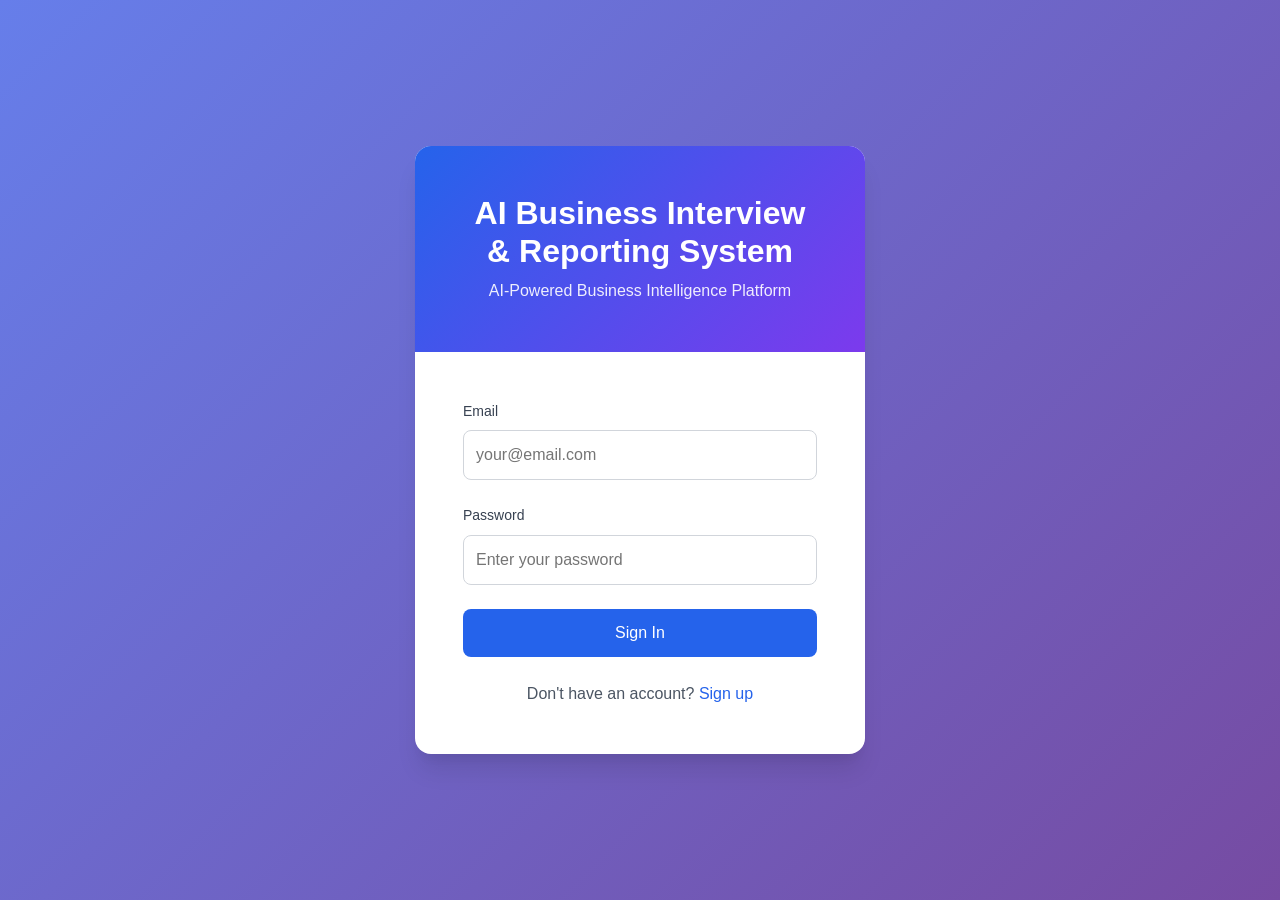
<file: static/index.html>
<!DOCTYPE html>
<html lang="en">
<head>
    <meta charset="UTF-8">
    <meta name="viewport" content="width=device-width, initial-scale=1.0">
    <title>AI Business Interview & Reporting System</title>
    <link rel="stylesheet" href="/static/css/main.css">
    <link rel="stylesheet" href="/static/css/components.css">
    <link rel="stylesheet" href="/static/css/responsive.css">
    <style>
        /* Landing page specific styles */
        .landing-page {
            min-height: 100vh;
            display: flex;
            align-items: center;
            justify-content: center;
            background: linear-gradient(135deg, #667eea 0%, #764ba2 100%);
            padding: var(--spacing-lg);
        }

        .auth-container {
            background: white;
            border-radius: var(--radius-xl);
            box-shadow: var(--shadow-xl);
            width: 100%;
            max-width: 450px;
            overflow: hidden;
            position: relative;
        }

        .auth-header {
            background: linear-gradient(135deg, #2563eb 0%, #7c3aed 100%);
            color: white;
            padding: var(--spacing-2xl);
            text-align: center;
        }

        .auth-header h1 {
            color: white;
            margin-bottom: var(--spacing-sm);
            font-size: 2rem;
        }

        .auth-header p {
            color: rgba(255, 255, 255, 0.9);
            margin: 0;
        }

        .auth-forms {
            padding: var(--spacing-2xl);
        }

        .auth-form {
            display: none;
        }

        .auth-form.active {
            display: block;
        }

        .auth-form.show-signup .login-form {
            display: none;
        }

        .auth-form.show-signup .signup-form {
            display: block;
        }

        .auth-toggle {
            text-align: center;
            margin-top: var(--spacing-lg);
            color: var(--gray-600);
        }

        .auth-toggle a {
            color: var(--primary-blue);
            font-weight: 500;
            cursor: pointer;
        }

        .form-group {
            margin-bottom: var(--spacing-lg);
        }

        .password-strength {
            margin-top: var(--spacing-xs);
            font-size: 0.75rem;
            color: var(--gray-500);
        }

        .password-strength.weak {
            color: var(--error);
        }

        .password-strength.medium {
            color: var(--warning);
        }

        .password-strength.strong {
            color: var(--success);
        }

        @media (max-width: 640px) {
            .landing-page {
                padding: var(--spacing-md);
            }

            .auth-container {
                border-radius: var(--radius-lg);
            }

            .auth-header {
                padding: var(--spacing-xl);
            }

            .auth-header h1 {
                font-size: 1.75rem;
            }

            .auth-forms {
                padding: var(--spacing-xl);
            }
        }
    </style>
</head>
<body>
    <div class="landing-page">
        <div class="auth-container" id="auth-container">
            <div class="auth-header">
                <h1>AI Business Interview & Reporting System</h1>
                <p>AI-Powered Business Intelligence Platform</p>
            </div>
            
            <div class="auth-forms">
                <!-- Login Form -->
                <form id="login-form" class="auth-form active">
                    <div class="form-group">
                        <label for="login-email" class="form-label">Email</label>
                        <input 
                            type="email" 
                            id="login-email" 
                            class="form-input" 
                            placeholder="your@email.com"
                            required
                            autocomplete="email"
                        >
                    </div>
                    
                    <div class="form-group">
                        <label for="login-password" class="form-label">Password</label>
                        <input 
                            type="password" 
                            id="login-password" 
                            class="form-input" 
                            placeholder="Enter your password"
                            required
                            autocomplete="current-password"
                        >
                    </div>
                    
                    <button type="submit" class="btn btn-primary btn-full">
                        Sign In
                    </button>
                    
                    <div class="auth-toggle">
                        Don't have an account? <a href="#" class="auth-toggle-link" data-form="signup">Sign up</a>
                    </div>
                </form>
                
                <!-- Signup Form -->
                <form id="signup-form" class="auth-form">
                    <div class="form-group">
                        <label for="signup-name" class="form-label">Full Name *</label>
                        <input 
                            type="text" 
                            id="signup-name" 
                            class="form-input" 
                            placeholder="John Doe"
                            required
                            autocomplete="name"
                        >
                    </div>
                    
                    <div class="form-group">
                        <label for="signup-email" class="form-label">Email *</label>
                        <input 
                            type="email" 
                            id="signup-email" 
                            class="form-input" 
                            placeholder="your@email.com"
                            required
                            autocomplete="email"
                        >
                    </div>
                    
                    <div class="form-group">
                        <label for="signup-password" class="form-label">Password *</label>
                        <input 
                            type="password" 
                            id="signup-password" 
                            class="form-input" 
                            placeholder="At least 6 characters, 1 digit, 1 uppercase"
                            required
                            autocomplete="new-password"
                        >
                        <div id="password-strength" class="password-strength"></div>
                    </div>
                    
                    <div class="form-group">
                        <label for="signup-position" class="form-label">Position</label>
                        <input 
                            type="text" 
                            id="signup-position" 
                            class="form-input" 
                            placeholder="CEO, Manager, etc."
                            autocomplete="organization-title"
                        >
                    </div>
                    
                    <div class="form-group">
                        <label for="signup-company" class="form-label">Company</label>
                        <input 
                            type="text" 
                            id="signup-company" 
                            class="form-input" 
                            placeholder="Your Company Name"
                            autocomplete="organization"
                        >
                    </div>
                    
                    <div class="form-group">
                        <label for="signup-website" class="form-label">Website URL</label>
                        <input 
                            type="url" 
                            id="signup-website" 
                            class="form-input" 
                            placeholder="https://example.com"
                            autocomplete="url"
                        >
                    </div>
                    
                    <button type="submit" class="btn btn-primary btn-full">
                        Create Account
                    </button>
                    
                    <div class="auth-toggle">
                        Already have an account? <a href="#" class="auth-toggle-link" data-form="login">Sign in</a>
                    </div>
                </form>
            </div>
        </div>
    </div>

    <!-- Scripts -->
    <script src="/static/js/utils.js"></script>
    <script src="/static/js/api.js"></script>
    <script src="/static/js/auth.js"></script>
    
    <script>
        // Toggle between login and signup forms
        document.querySelectorAll('.auth-toggle-link').forEach(link => {
            link.addEventListener('click', (e) => {
                e.preventDefault();
                const formType = e.target.dataset.form;
                const container = document.getElementById('auth-container');
                const loginForm = document.getElementById('login-form');
                const signupForm = document.getElementById('signup-form');
                
                if (formType === 'signup') {
                    loginForm.classList.remove('active');
                    signupForm.classList.add('active');
                } else {
                    signupForm.classList.remove('active');
                    loginForm.classList.add('active');
                }
            });
        });

        // Password strength indicator
        const passwordInput = document.getElementById('signup-password');
        const strengthIndicator = document.getElementById('password-strength');
        
        if (passwordInput && strengthIndicator) {
            passwordInput.addEventListener('input', (e) => {
                const password = e.target.value;
                if (password.length === 0) {
                    strengthIndicator.textContent = '';
                    strengthIndicator.className = 'password-strength';
                    return;
                }
                
                const validation = validatePassword(password);
                if (validation.valid) {
                    strengthIndicator.textContent = '✓ Password strength: Strong';
                    strengthIndicator.className = 'password-strength strong';
                } else {
                    const strength = password.length < 4 ? 'weak' : 'medium';
                    strengthIndicator.textContent = `Password strength: ${strength.charAt(0).toUpperCase() + strength.slice(1)}`;
                    strengthIndicator.className = `password-strength ${strength}`;
                }
            });
        }

        // Check if already authenticated
        if (isAuthenticated()) {
            window.location.href = '/dashboard';
        }
    </script>
</body>
</html>
</file>
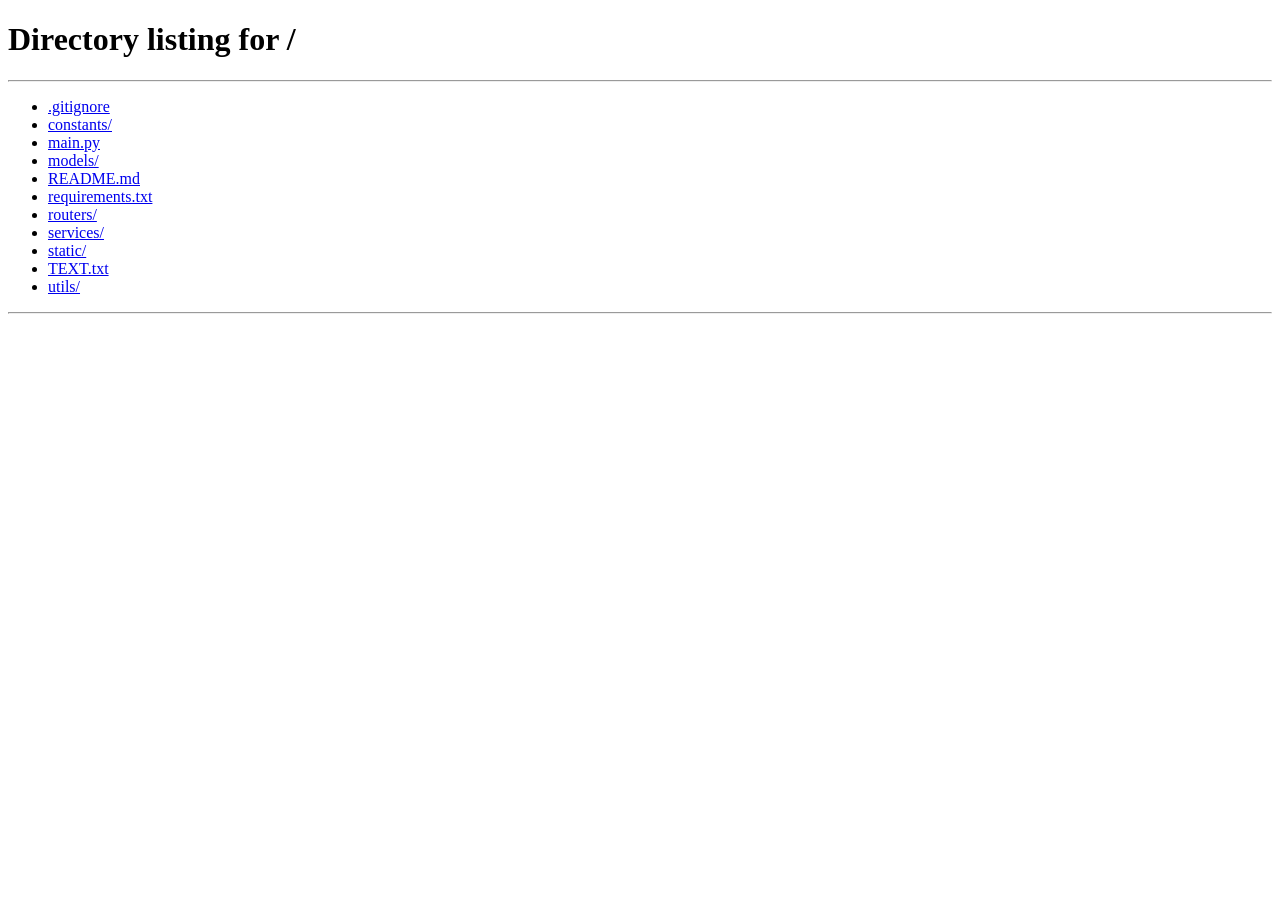
<file: static/chat.html>
<!DOCTYPE html>
<html lang="en">
<head>
    <meta charset="UTF-8">
    <meta name="viewport" content="width=device-width, initial-scale=1.0">
    <title>Interview - AI Business Interview & Reporting System</title>
    <link rel="stylesheet" href="/static/css/main.css">
    <link rel="stylesheet" href="/static/css/components.css">
    <link rel="stylesheet" href="/static/css/responsive.css">
    <style>
        .chat-layout {
            display: flex;
            min-height: 100vh;
        }

        .sidebar {
            position: fixed;
            left: 0;
            top: 0;
            height: 100vh;
            overflow-y: auto;
            z-index: 100;
        }

        .main-content {
            flex: 1;
            margin-left: 280px;
            display: flex;
            flex-direction: column;
            height: 100vh;
            background: var(--gray-50);
        }

        .chat-header {
            background: white;
            padding: var(--spacing-lg);
            border-bottom: 1px solid var(--gray-200);
            box-shadow: var(--shadow-sm);
        }

        .chat-header h1 {
            margin: 0 0 var(--spacing-xs) 0;
            font-size: 1.5rem;
        }

        .chat-progress {
            display: flex;
            align-items: center;
            gap: var(--spacing-lg);
            margin-top: var(--spacing-md);
            flex-wrap: wrap;
        }

        .progress-item {
            display: flex;
            align-items: center;
            gap: var(--spacing-sm);
            font-size: 0.875rem;
            color: var(--gray-600);
        }

        .progress-item strong {
            color: var(--gray-900);
        }

        .progress-container {
            flex: 1;
            min-width: 200px;
        }

        .chat-container {
            flex: 1;
            display: flex;
            flex-direction: column;
            background: white;
            margin: var(--spacing-lg);
            border-radius: var(--radius-lg);
            box-shadow: var(--shadow-sm);
            overflow: scroll;
        }

        .chat-messages {
            flex: 1;
            overflow-y: auto;
            padding: var(--spacing-lg);
            display: flex;
            flex-direction: column;
            gap: var(--spacing-md);
        }

        .message {
            display: flex;
            flex-direction: column;
            max-width: 70%;
            animation: fadeIn 0.3s ease-in;
        }

        .message-user {
            align-self: flex-end;
        }

        .message-assistant {
            align-self: flex-start;
        }

        .message-content {
            padding: var(--spacing-md);
            border-radius: var(--radius-md);
            word-wrap: break-word;
        }

        .message-user .message-content {
            background: var(--primary-blue);
            color: white;
        }

        .message-assistant .message-content {
            background: var(--gray-100);
            color: var(--gray-900);
        }

        .message-time {
            font-size: 0.75rem;
            color: var(--gray-500);
            margin-top: var(--spacing-xs);
            padding: 0 var(--spacing-sm);
        }

        .typing-indicator {
            opacity: 0.7;
        }

        .typing-dots {
            display: inline-flex;
            gap: 4px;
        }

        .typing-dots span {
            animation: typing 1.4s infinite;
        }

        .typing-dots span:nth-child(2) {
            animation-delay: 0.2s;
        }

        .typing-dots span:nth-child(3) {
            animation-delay: 0.4s;
        }

        @keyframes typing {
            0%, 60%, 100% {
                transform: translateY(0);
            }
            30% {
                transform: translateY(-10px);
            }
        }

        .chat-input-container {
            padding: var(--spacing-lg);
            border-top: 1px solid var(--gray-200);
            background: white;
        }

        .chat-form {
            display: flex;
            gap: var(--spacing-md);
        }

        .chat-input {
            flex: 1;
        }

        .stakeholder-selection {
            padding: var(--spacing-xl);
            background: white;
            margin: var(--spacing-lg);
            border-radius: var(--radius-lg);
            box-shadow: var(--shadow-sm);
        }

        .stakeholder-selection h2 {
            margin-bottom: var(--spacing-lg);
        }

        .stakeholder-selection p {
            color: var(--gray-600);
            margin-bottom: var(--spacing-lg);
        }

        @media (max-width: 1024px) {
            .sidebar {
                transform: translateX(-100%);
                transition: transform var(--transition-base);
            }

            .sidebar.open {
                transform: translateX(0);
            }

            .main-content {
                margin-left: 0;
            }
        }

        @media (max-width: 640px) {
            .message {
                max-width: 85%;
            }

            .chat-progress {
                flex-direction: column;
                align-items: flex-start;
            }
        }
    </style>
</head>
<body>
    <div class="chat-layout">
        <!-- Sidebar -->
        <aside class="sidebar">
            <div class="sidebar-header">
                <h2 style="margin: 0; color: var(--primary-blue);">AI Business Interview & Reporting System</h2>
                <p style="margin: var(--spacing-xs) 0 0 0; color: var(--gray-600); font-size: 0.875rem;">Business Intelligence</p>
            </div>
            
            <nav class="sidebar-nav">
                <a href="/dashboard" class="sidebar-nav-item">
                    <span>📊</span>
                    <span>Dashboard</span>
                </a>
                <a href="/chat" class="sidebar-nav-item active">
                    <span>💬</span>
                    <span>Interview</span>
                </a>
                <a href="/report" class="sidebar-nav-item">
                    <span>📄</span>
                    <span>Reports</span>
                </a>
                <a href="#" id="logout-btn" class="sidebar-nav-item">
                    <span>🚪</span>
                    <span>Logout</span>
                </a>
            </nav>
        </aside>

        <!-- Main Content -->
        <main class="main-content">
            <div class="chat-header">
                <h1>Stakeholder Interview</h1>
                <div class="chat-progress">
                    <div class="progress-item">
                        <strong>Current Stakeholder:</strong>
                        <span id="current-stakeholder">-</span>
                    </div>
                    <div class="progress-item">
                        <strong>Phase:</strong>
                        <span id="current-phase">-</span>
                    </div>
                    <div class="progress-container">
                        <div class="progress">
                            <div class="progress-bar" id="progress-bar" style="width: 0%"></div>
                        </div>
                    </div>
                </div>
            </div>

            <!-- Stakeholder Selection UI -->
            <div id="stakeholder-selection" class="stakeholder-selection" style="display: none;">
                <h2>Select Stakeholders to Interview</h2>
                <p>Choose the stakeholders you'd like to interview. You can select multiple stakeholders and add custom ones if needed.</p>
                
                <form id="stakeholder-form">
                    <div id="stakeholder-checkboxes" class="checkbox-group">
                        <!-- Populated by JavaScript -->
                    </div>
                    
                    <div class="form-group" style="margin-top: var(--spacing-lg);">
                        <label for="other-stakeholder" class="form-label">Other Stakeholder (Optional)</label>
                        <input 
                            type="text" 
                            id="other-stakeholder" 
                            class="form-input" 
                            placeholder="e.g., Operations Manager"
                        >
                    </div>
                    
                    <button type="submit" class="btn btn-primary">
                        Start Interview
                    </button>
                </form>
            </div>

            <!-- Chat Interface -->
            <div id="chat-interface" class="chat-container" style="display: none;">
                <div id="chat-messages" class="chat-messages">
                    <!-- Messages will be added here -->
                </div>
                
                <div class="chat-input-container">
                    <form id="chat-form" class="chat-form">
                        <input 
                            type="text" 
                            id="message-input" 
                            class="form-input chat-input" 
                            placeholder="Type your message..."
                            autocomplete="off"
                            required
                        >
                        <button type="submit" class="btn btn-primary">
                            Send
                        </button>
                    </form>
                </div>
            </div>
        </main>
    </div>

    <!-- Scripts -->
    <script src="/static/js/utils.js"></script>
    <script src="/static/js/api.js"></script>
    <script src="/static/js/auth.js"></script>
    <script src="/static/js/chat.js"></script>
    
    <script>
        // Check authentication
        if (!requireAuth()) {
            // Redirect handled by requireAuth
            exit;
        }

        // Auto-focus message input when chat interface is shown
        const observer = new MutationObserver(() => {
            const chatInterface = document.getElementById('chat-interface');
            const messageInput = document.getElementById('message-input');
            if (chatInterface && chatInterface.style.display !== 'none' && messageInput) {
                messageInput.focus();
            }
        });

        observer.observe(document.body, {
            childList: true,
            subtree: true,
            attributes: true,
            attributeFilter: ['style']
        });
    </script>
</body>
</html>
</file>
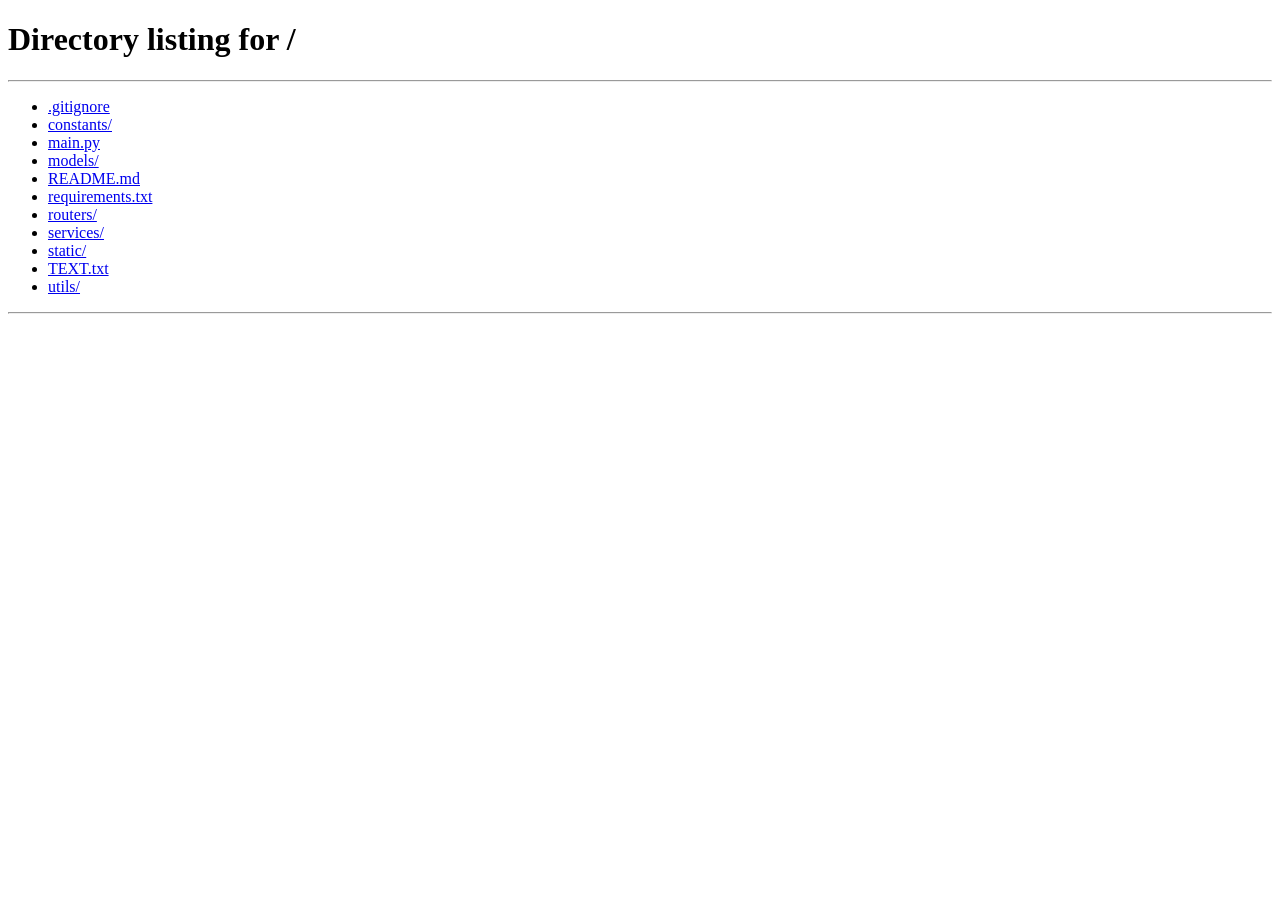
<file: static/dashboard.html>
<!DOCTYPE html>
<html lang="en">
<head>
    <meta charset="UTF-8">
    <meta name="viewport" content="width=device-width, initial-scale=1.0">
    <title>Dashboard - AI Business Interview & Reporting System</title>
    <link rel="stylesheet" href="/static/css/main.css">
    <link rel="stylesheet" href="/static/css/components.css">
    <link rel="stylesheet" href="/static/css/responsive.css">
    <style>
        .dashboard-layout {
            display: flex;
            min-height: 100vh;
        }

        .sidebar {
            position: fixed;
            left: 0;
            top: 0;
            height: 100vh;
            overflow-y: auto;
            z-index: 100;
        }

        .main-content {
            flex: 1;
            margin-left: 280px;
            padding: var(--spacing-xl);
            background: var(--gray-50);
        }

        .dashboard-header {
            background: white;
            padding: var(--spacing-lg);
            border-radius: var(--radius-lg);
            box-shadow: var(--shadow-sm);
            margin-bottom: var(--spacing-xl);
        }

        .dashboard-header h1 {
            margin: 0;
            font-size: 2rem;
        }

        .dashboard-header p {
            margin: var(--spacing-sm) 0 0 0;
            color: var(--gray-600);
        }

        .stats-grid {
            display: grid;
            grid-template-columns: repeat(auto-fit, minmax(250px, 1fr));
            gap: var(--spacing-lg);
            margin-bottom: var(--spacing-xl);
        }

        .stat-card {
            background: white;
            padding: var(--spacing-lg);
            border-radius: var(--radius-lg);
            box-shadow: var(--shadow-sm);
        }

        .stat-card-value {
            font-size: 2.5rem;
            font-weight: 700;
            color: var(--primary-blue);
            margin-bottom: var(--spacing-sm);
        }

        .stat-card-label {
            color: var(--gray-600);
            font-size: 0.875rem;
            text-transform: uppercase;
            letter-spacing: 0.5px;
        }

        .action-cards {
            display: grid;
            grid-template-columns: repeat(auto-fit, minmax(300px, 1fr));
            gap: var(--spacing-lg);
        }

        .action-card {
            background: white;
            padding: var(--spacing-xl);
            border-radius: var(--radius-lg);
            box-shadow: var(--shadow-sm);
            transition: all var(--transition-base);
            cursor: pointer;
            text-decoration: none;
            color: inherit;
        }

        .action-card:hover {
            box-shadow: var(--shadow-md);
            transform: translateY(-2px);
        }

        .action-card-icon {
            font-size: 3rem;
            margin-bottom: var(--spacing-md);
        }

        .action-card h3 {
            margin-bottom: var(--spacing-sm);
        }

        .action-card p {
            color: var(--gray-600);
            margin: 0;
        }

        .profile-section {
            background: white;
            padding: var(--spacing-lg);
            border-radius: var(--radius-lg);
            box-shadow: var(--shadow-sm);
            margin-bottom: var(--spacing-xl);
        }

        .profile-header {
            display: flex;
            align-items: center;
            justify-content: space-between;
            margin-bottom: var(--spacing-lg);
        }

        .profile-info h2 {
            margin: 0 0 var(--spacing-xs) 0;
        }

        .profile-info p {
            margin: 0;
            color: var(--gray-600);
        }

        @media (max-width: 1024px) {
            .sidebar {
                transform: translateX(-100%);
                transition: transform var(--transition-base);
            }

            .sidebar.open {
                transform: translateX(0);
            }

            .main-content {
                margin-left: 0;
            }
        }
    </style>
</head>
<body>
    <div class="dashboard-layout">
        <!-- Sidebar -->
        <aside class="sidebar">
            <div class="sidebar-header">
                <h2 style="margin: 0; color: var(--primary-blue);">AI Business Interview & Reporting System</h2>
                <p style="margin: var(--spacing-xs) 0 0 0; color: var(--gray-600); font-size: 0.875rem;">Business Intelligence</p>
            </div>
            
            <nav class="sidebar-nav">
                <a href="/dashboard" class="sidebar-nav-item active">
                    <span>📊</span>
                    <span>Dashboard</span>
                </a>
                <a href="/chat" class="sidebar-nav-item">
                    <span>💬</span>
                    <span>Interview</span>
                </a>
                <a href="/report" class="sidebar-nav-item">
                    <span>📄</span>
                    <span>Reports</span>
                </a>
                <a href="#" id="logout-btn" class="sidebar-nav-item">
                    <span>🚪</span>
                    <span>Logout</span>
                </a>
            </nav>
        </aside>

        <!-- Main Content -->
        <main class="main-content">
            <div class="dashboard-header">
                <h1>Welcome back, <span id="user-name">User</span>!</h1>
                <p>Manage your business intelligence and insights</p>
            </div>

            <!-- Stats Grid -->
            <div class="stats-grid">
                <div class="stat-card">
                    <div class="stat-card-value" id="stat-interviews">0</div>
                    <div class="stat-card-label">Stakeholders Interviewed</div>
                </div>
                <div class="stat-card">
                    <div class="stat-card-value" id="stat-phase">-</div>
                    <div class="stat-card-label">Current Phase</div>
                </div>
                <div class="stat-card">
                    <div class="stat-card-value" id="stat-reports">0</div>
                    <div class="stat-card-label">Reports Generated</div>
                </div>
            </div>

            <!-- Profile Section -->
            <div class="profile-section">
                <div class="profile-header">
                    <div class="profile-info">
                        <h2>Profile Information</h2>
                        <p>Your account details and preferences</p>
                    </div>
                </div>
                <div id="profile-content">
                    <p>Loading profile...</p>
                </div>
            </div>

            <!-- Action Cards -->
            <div class="action-cards">
                <a href="/chat" class="action-card">
                    <div class="action-card-icon">💬</div>
                    <h3>Start Interview</h3>
                    <p>Begin or continue your stakeholder interviews to gather business insights</p>
                </a>
                <a href="/report" class="action-card">
                    <div class="action-card-icon">📄</div>
                    <h3>View Reports</h3>
                    <p>Access your generated business intelligence reports and analysis</p>
                </a>
            </div>
        </main>
    </div>

    <!-- Scripts -->
    <script src="/static/js/utils.js"></script>
    <script src="/static/js/api.js"></script>
    <script src="/static/js/auth.js"></script>
    
    <script>
        // Check authentication
        if (!requireAuth()) {
            // Redirect handled by requireAuth
            exit;
        }

        // Load user info
        const user = getCurrentUser();
        if (user) {
            document.getElementById('user-name').textContent = user.name || 'User';
        }

        // Load dashboard data
        async function loadDashboard() {
            const clientId = getClientId();
            if (!clientId) {
                showToast('Client ID not found', 'error');
                return;
            }

            try {
                // Load profile
                const profileResponse = await api.getProfile();
                if (profileResponse.client) {
                    const profile = profileResponse.client;
                    document.getElementById('profile-content').innerHTML = `
                        <div style="display: grid; grid-template-columns: repeat(auto-fit, minmax(200px, 1fr)); gap: var(--spacing-lg);">
                            <div>
                                <strong>Name:</strong><br>
                                <span>${escapeHtml(profile.name || 'N/A')}</span>
                            </div>
                            <div>
                                <strong>Email:</strong><br>
                                <span>${escapeHtml(profile.email || 'N/A')}</span>
                            </div>
                            <div>
                                <strong>Position:</strong><br>
                                <span>${escapeHtml(profile.position || 'N/A')}</span>
                            </div>
                            <div>
                                <strong>Website:</strong><br>
                                <span>${profile.websiteUrl ? `<a href="${escapeHtml(profile.websiteUrl)}" target="_blank">${escapeHtml(profile.websiteUrl)}</a>` : 'N/A'}</span>
                            </div>
                        </div>
                    `;
                }

                // Load conversation state
                try {
                    const stateResponse = await api.getConversationState(clientId);
                    if (stateResponse.conversationState) {
                        const state = stateResponse.conversationState;
                        document.getElementById('stat-interviews').textContent = 
                            state.stakeholdersInterviewed?.length || 0;
                        document.getElementById('stat-phase').textContent = 
                            state.phase ? state.phase.replace('_', ' ').toUpperCase() : '-';
                    }
                } catch (error) {
                    // Conversation state might not exist yet
                    console.log('No conversation state found');
                }

                // Check for reports
                try {
                    const reportResponse = await api.getReport(clientId);
                    if (reportResponse.report) {
                        document.getElementById('stat-reports').textContent = '1';
                    }
                } catch (error) {
                    // No report yet
                    console.log('No report found');
                }

            } catch (error) {
                console.error('Error loading dashboard:', error);
                showToast('Failed to load dashboard data', 'error');
            }
        }

        // Load dashboard on page load
        loadDashboard();

        // Mobile menu toggle
        const sidebar = document.querySelector('.sidebar');
        if (window.innerWidth <= 1024) {
            // Add mobile menu button if needed
        }
    </script>
</body>
</html>
</file>
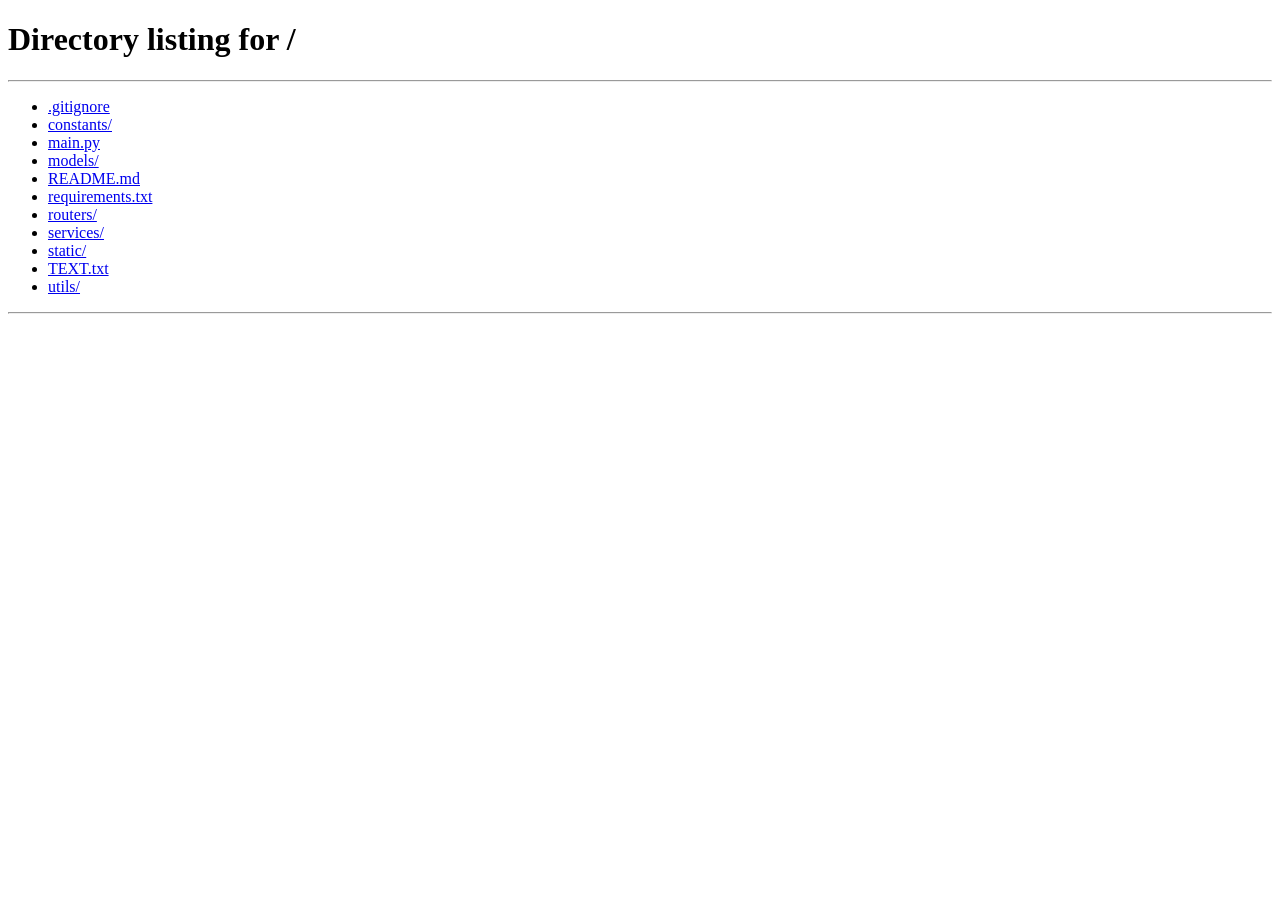
<file: static/report.html>
<!DOCTYPE html>
<html lang="en">
<head>
    <meta charset="UTF-8">
    <meta name="viewport" content="width=device-width, initial-scale=1.0">
    <title>Reports - AI Business Interview & Reporting System</title>
    <link rel="stylesheet" href="/static/css/main.css">
    <link rel="stylesheet" href="/static/css/components.css">
    <link rel="stylesheet" href="/static/css/responsive.css">
    <style>
        .report-layout {
            display: flex;
            min-height: 100vh;
        }

        .sidebar {
            position: fixed;
            left: 0;
            top: 0;
            height: 100vh;
            overflow-y: auto;
            z-index: 100;
        }

        .main-content {
            flex: 1;
            margin-left: 280px;
            display: flex;
            background: var(--gray-50);
        }

        .report-nav {
            width: 250px;
            background: white;
            border-right: 1px solid var(--gray-200);
            padding: var(--spacing-lg);
            position: sticky;
            top: 0;
            height: 100vh;
            overflow-y: auto;
        }

        .report-nav h3 {
            font-size: 1rem;
            text-transform: uppercase;
            letter-spacing: 0.5px;
            color: var(--gray-600);
            margin-bottom: var(--spacing-md);
        }

        .report-nav ul {
            list-style: none;
            padding: 0;
            margin: 0;
        }

        .report-nav li {
            margin-bottom: var(--spacing-sm);
        }

        .report-nav a {
            display: block;
            padding: var(--spacing-sm) var(--spacing-md);
            color: var(--gray-700);
            border-radius: var(--radius-md);
            transition: all var(--transition-fast);
            text-decoration: none;
        }

        .report-nav a:hover {
            background-color: var(--gray-100);
            color: var(--primary-blue);
        }

        .report-content-area {
            flex: 1;
            padding: var(--spacing-xl);
            overflow-y: auto;
        }

        .report-header {
            background: white;
            padding: var(--spacing-lg);
            border-radius: var(--radius-lg);
            box-shadow: var(--shadow-sm);
            margin-bottom: var(--spacing-xl);
            display: flex;
            justify-content: space-between;
            align-items: center;
            flex-wrap: wrap;
            gap: var(--spacing-md);
        }

        .report-header h1 {
            margin: 0;
        }

        .report-actions {
            display: flex;
            gap: var(--spacing-md);
        }

        .report-content {
            background: white;
            padding: var(--spacing-2xl);
            border-radius: var(--radius-lg);
            box-shadow: var(--shadow-sm);
        }

        .report-section {
            margin-bottom: var(--spacing-2xl);
            padding-bottom: var(--spacing-2xl);
            border-bottom: 1px solid var(--gray-200);
        }

        .report-section:last-child {
            border-bottom: none;
            margin-bottom: 0;
            padding-bottom: 0;
        }

        .report-section h2 {
            color: var(--primary-blue);
            margin-bottom: var(--spacing-lg);
            padding-bottom: var(--spacing-md);
            border-bottom: 2px solid var(--gray-200);
        }

        .report-content-text {
            line-height: 1.8;
            color: var(--gray-700);
        }

        .report-content-text p {
            margin-bottom: var(--spacing-md);
        }

        .report-content-text ul,
        .report-content-text ol {
            margin: var(--spacing-md) 0;
            padding-left: var(--spacing-xl);
        }

        .report-content-text li {
            margin-bottom: var(--spacing-sm);
        }

        .report-content-text strong {
            color: var(--gray-900);
            font-weight: 600;
        }

        .report-meta {
            margin-top: var(--spacing-2xl);
            padding-top: var(--spacing-lg);
            border-top: 1px solid var(--gray-200);
            color: var(--gray-600);
            font-size: 0.875rem;
        }

        @media (max-width: 1024px) {
            .sidebar {
                transform: translateX(-100%);
                transition: transform var(--transition-base);
            }

            .sidebar.open {
                transform: translateX(0);
            }

            .main-content {
                margin-left: 0;
            }

            .report-layout {
                flex-direction: column;
            }

            .report-nav {
                width: 100%;
                height: auto;
                position: relative;
                border-right: none;
                border-bottom: 1px solid var(--gray-200);
            }

            .report-content-area {
                padding: var(--spacing-lg);
            }
        }

        @media print {
            .sidebar,
            .report-nav,
            .report-actions {
                display: none !important;
            }

            .main-content {
                margin-left: 0 !important;
            }

            .report-content {
                box-shadow: none;
                padding: 0;
            }
        }
    </style>
</head>
<body>
    <div class="report-layout">
        <!-- Sidebar -->
        <aside class="sidebar">
            <div class="sidebar-header">
                <h2 style="margin: 0; color: var(--primary-blue);">AI Business Interview & Reporting System</h2>
                <p style="margin: var(--spacing-xs) 0 0 0; color: var(--gray-600); font-size: 0.875rem;">Business Intelligence</p>
            </div>
            
            <nav class="sidebar-nav">
                <a href="/dashboard" class="sidebar-nav-item">
                    <span>📊</span>
                    <span>Dashboard</span>
                </a>
                <a href="/chat" class="sidebar-nav-item">
                    <span>💬</span>
                    <span>Interview</span>
                </a>
                <a href="/report" class="sidebar-nav-item active">
                    <span>📄</span>
                    <span>Reports</span>
                </a>
                <a href="#" id="logout-btn" class="sidebar-nav-item">
                    <span>🚪</span>
                    <span>Logout</span>
                </a>
            </nav>
        </aside>

        <!-- Main Content -->
        <main class="main-content">
            <div class="report-content-area">
                <div class="report-header">
                    <h1>Business Intelligence Report</h1>
                    <div class="report-actions">
                        <button id="generate-report-btn" class="btn btn-outline" onclick="generateReport()">
                            Generate Report
                        </button>
                        <button class="btn btn-secondary" onclick="printReport()">
                            Print
                        </button>
                        <button class="btn btn-primary" onclick="exportReport()">
                            Export
                        </button>
                    </div>
                </div>

                <div class="report-content">
                    <div id="report-content">
                        <div style="text-align: center; padding: var(--spacing-2xl);">
                            <div class="spinner" style="margin: 0 auto var(--spacing-lg);"></div>
                            <p>Loading report...</p>
                        </div>
                    </div>
                </div>
            </div>

            <!-- Report Navigation -->
            <aside class="report-nav" id="report-nav">
                <h3>Report Sections</h3>
                <p style="color: var(--gray-500); font-size: 0.875rem;">Navigation will appear when report is loaded</p>
            </aside>
        </main>
    </div>

    <!-- Scripts -->
    <script src="/static/js/utils.js"></script>
    <script src="/static/js/api.js"></script>
    <script src="/static/js/auth.js"></script>
    <script src="/static/js/report.js"></script>
    
    <script>
        // Check authentication
        if (!requireAuth()) {
            // Redirect handled by requireAuth
            exit;
        }
    </script>
</body>
</html>
</file>
<file: static/css/main.css>
/* ============================================
   AI Business Interview & Reporting System - Main Stylesheet
   Professional Business Consulting Platform
   ============================================ */

/* CSS Variables for Theme */
:root {
    /* Primary Colors */
    --primary-blue: #2563eb;
    --primary-blue-dark: #1e40af;
    --primary-blue-light: #3b82f6;
    
    /* Secondary Colors */
    --secondary-purple: #7c3aed;
    --secondary-purple-dark: #6d28d9;
    
    /* Neutral Colors */
    --gray-50: #f9fafb;
    --gray-100: #f3f4f6;
    --gray-200: #e5e7eb;
    --gray-300: #d1d5db;
    --gray-400: #9ca3af;
    --gray-500: #6b7280;
    --gray-600: #4b5563;
    --gray-700: #374151;
    --gray-800: #1f2937;
    --gray-900: #111827;
    
    /* Status Colors */
    --success: #10b981;
    --error: #ef4444;
    --warning: #f59e0b;
    --info: #3b82f6;
    
    /* Typography */
    --font-sans: -apple-system, BlinkMacSystemFont, 'Segoe UI', 'Roboto', 'Oxygen', 'Ubuntu', 'Cantarell', 'Fira Sans', 'Droid Sans', 'Helvetica Neue', sans-serif;
    --font-mono: 'SF Mono', Monaco, 'Cascadia Code', 'Roboto Mono', Consolas, 'Courier New', monospace;
    
    /* Spacing */
    --spacing-xs: 0.25rem;
    --spacing-sm: 0.5rem;
    --spacing-md: 1rem;
    --spacing-lg: 1.5rem;
    --spacing-xl: 2rem;
    --spacing-2xl: 3rem;
    
    /* Border Radius */
    --radius-sm: 0.375rem;
    --radius-md: 0.5rem;
    --radius-lg: 0.75rem;
    --radius-xl: 1rem;
    
    /* Shadows */
    --shadow-sm: 0 1px 2px 0 rgba(0, 0, 0, 0.05);
    --shadow-md: 0 4px 6px -1px rgba(0, 0, 0, 0.1), 0 2px 4px -1px rgba(0, 0, 0, 0.06);
    --shadow-lg: 0 10px 15px -3px rgba(0, 0, 0, 0.1), 0 4px 6px -2px rgba(0, 0, 0, 0.05);
    --shadow-xl: 0 20px 25px -5px rgba(0, 0, 0, 0.1), 0 10px 10px -5px rgba(0, 0, 0, 0.04);
    
    /* Transitions */
    --transition-fast: 150ms ease-in-out;
    --transition-base: 300ms ease-in-out;
    --transition-slow: 500ms ease-in-out;
}

/* Reset & Base Styles */
* {
    margin: 0;
    padding: 0;
    box-sizing: border-box;
}

html {
    font-size: 16px;
    scroll-behavior: smooth;
}

body {
    font-family: var(--font-sans);
    font-size: 1rem;
    line-height: 1.6;
    color: var(--gray-800);
    background-color: var(--gray-50);
    -webkit-font-smoothing: antialiased;
    -moz-osx-font-smoothing: grayscale;
}

/* Typography */
h1, h2, h3, h4, h5, h6 {
    font-weight: 600;
    line-height: 1.2;
    color: var(--gray-900);
    margin-bottom: var(--spacing-md);
}

h1 {
    font-size: 2.5rem;
    font-weight: 700;
}

h2 {
    font-size: 2rem;
}

h3 {
    font-size: 1.5rem;
}

h4 {
    font-size: 1.25rem;
}

p {
    margin-bottom: var(--spacing-md);
    color: var(--gray-700);
}

a {
    color: var(--primary-blue);
    text-decoration: none;
    transition: color var(--transition-fast);
}

a:hover {
    color: var(--primary-blue-dark);
}

/* Layout Utilities */
.container {
    width: 100%;
    max-width: 1200px;
    margin: 0 auto;
    padding: 0 var(--spacing-md);
}

.container-fluid {
    width: 100%;
    padding: 0 var(--spacing-md);
}

.flex {
    display: flex;
}

.flex-col {
    flex-direction: column;
}

.items-center {
    align-items: center;
}

.justify-center {
    justify-content: center;
}

.justify-between {
    justify-content: space-between;
}

.gap-sm {
    gap: var(--spacing-sm);
}

.gap-md {
    gap: var(--spacing-md);
}

.gap-lg {
    gap: var(--spacing-lg);
}

/* Spacing Utilities */
.mt-sm { margin-top: var(--spacing-sm); }
.mt-md { margin-top: var(--spacing-md); }
.mt-lg { margin-top: var(--spacing-lg); }
.mb-sm { margin-bottom: var(--spacing-sm); }
.mb-md { margin-bottom: var(--spacing-md); }
.mb-lg { margin-bottom: var(--spacing-lg); }
.p-sm { padding: var(--spacing-sm); }
.p-md { padding: var(--spacing-md); }
.p-lg { padding: var(--spacing-lg); }

/* Text Utilities */
.text-center {
    text-align: center;
}

.text-left {
    text-align: left;
}

.text-right {
    text-align: right;
}

.text-sm {
    font-size: 0.875rem;
}

.text-lg {
    font-size: 1.125rem;
}

.text-xl {
    font-size: 1.25rem;
}

.font-bold {
    font-weight: 700;
}

.font-semibold {
    font-weight: 600;
}

.text-gray-500 {
    color: var(--gray-500);
}

.text-gray-700 {
    color: var(--gray-700);
}

.text-primary {
    color: var(--primary-blue);
}

/* Loading Spinner */
.spinner {
    border: 3px solid var(--gray-200);
    border-top: 3px solid var(--primary-blue);
    border-radius: 50%;
    width: 40px;
    height: 40px;
    animation: spin 1s linear infinite;
    margin: 0 auto;
}

@keyframes spin {
    0% { transform: rotate(0deg); }
    100% { transform: rotate(360deg); }
}

.spinner-sm {
    width: 20px;
    height: 20px;
    border-width: 2px;
}

/* Toast Notifications */
.toast-container {
    position: fixed;
    top: var(--spacing-lg);
    right: var(--spacing-lg);
    z-index: 1000;
    display: flex;
    flex-direction: column;
    gap: var(--spacing-sm);
}

.toast {
    background: white;
    padding: var(--spacing-md);
    border-radius: var(--radius-md);
    box-shadow: var(--shadow-lg);
    min-width: 300px;
    display: flex;
    align-items: center;
    gap: var(--spacing-md);
    animation: slideIn 0.3s ease-out;
}

.toast.success {
    border-left: 4px solid var(--success);
}

.toast.error {
    border-left: 4px solid var(--error);
}

.toast.warning {
    border-left: 4px solid var(--warning);
}

.toast.info {
    border-left: 4px solid var(--info);
}

@keyframes slideIn {
    from {
        transform: translateX(100%);
        opacity: 0;
    }
    to {
        transform: translateX(0);
        opacity: 1;
    }
}

/* Utility Classes */
.hidden {
    display: none !important;
}

.visible {
    display: block !important;
}

.w-full {
    width: 100%;
}

.h-full {
    height: 100%;
}

.min-h-screen {
    min-height: 100vh;
}

/* Scrollbar Styling */
::-webkit-scrollbar {
    width: 8px;
    height: 8px;
}

::-webkit-scrollbar-track {
    background: var(--gray-100);
}

::-webkit-scrollbar-thumb {
    background: var(--gray-400);
    border-radius: var(--radius-sm);
}

::-webkit-scrollbar-thumb:hover {
    background: var(--gray-500);
}
</file>
<file: static/css/components.css>
/* ============================================
   VinScan - Component Styles
   ============================================ */

/* Buttons */
.btn {
    display: inline-flex;
    align-items: center;
    justify-content: center;
    padding: 0.75rem 1.5rem;
    font-size: 1rem;
    font-weight: 500;
    line-height: 1.5;
    text-align: center;
    text-decoration: none;
    border: none;
    border-radius: var(--radius-md);
    cursor: pointer;
    transition: all var(--transition-fast);
    white-space: nowrap;
}

.btn:disabled {
    opacity: 0.6;
    cursor: not-allowed;
}

.btn-primary {
    background-color: var(--primary-blue);
    color: white;
}

.btn-primary:hover:not(:disabled) {
    background-color: var(--primary-blue-dark);
    transform: translateY(-1px);
    box-shadow: var(--shadow-md);
}

.btn-secondary {
    background-color: var(--gray-200);
    color: var(--gray-800);
}

.btn-secondary:hover:not(:disabled) {
    background-color: var(--gray-300);
}

.btn-outline {
    background-color: transparent;
    border: 2px solid var(--primary-blue);
    color: var(--primary-blue);
}

.btn-outline:hover:not(:disabled) {
    background-color: var(--primary-blue);
    color: white;
}

.btn-sm {
    padding: 0.5rem 1rem;
    font-size: 0.875rem;
}

.btn-lg {
    padding: 1rem 2rem;
    font-size: 1.125rem;
}

.btn-full {
    width: 100%;
}

/* Cards */
.card {
    background: white;
    border-radius: var(--radius-lg);
    box-shadow: var(--shadow-sm);
    padding: var(--spacing-lg);
    transition: box-shadow var(--transition-base);
}

.card:hover {
    box-shadow: var(--shadow-md);
}

.card-header {
    margin-bottom: var(--spacing-md);
    padding-bottom: var(--spacing-md);
    border-bottom: 1px solid var(--gray-200);
}

.card-title {
    font-size: 1.25rem;
    font-weight: 600;
    color: var(--gray-900);
    margin-bottom: 0;
}

.card-body {
    color: var(--gray-700);
}

.card-footer {
    margin-top: var(--spacing-md);
    padding-top: var(--spacing-md);
    border-top: 1px solid var(--gray-200);
}

/* Form Elements */
.form-group {
    margin-bottom: var(--spacing-lg);
}

.form-label {
    display: block;
    font-weight: 510;
    color: var(--gray-700);
    margin-bottom: var(--spacing-sm);
    font-size: 0.875rem;
}

.form-input,
.form-textarea,
.form-select {
    width: 100%;
    padding: 0.75rem;
    font-size: 1rem;
    line-height: 1.5;
    color: var(--gray-900);
    background-color: white;
    border: 1px solid var(--gray-300);
    border-radius: var(--radius-md);
    transition: all var(--transition-fast);
}

.form-input:focus,
.form-textarea:focus,
.form-select:focus {
    outline: none;
    border-color: var(--primary-blue);
    box-shadow: 0 0 0 3px rgba(37, 99, 235, 0.1);
}

.form-input:disabled,
.form-textarea:disabled,
.form-select:disabled {
    background-color: var(--gray-100);
    cursor: not-allowed;
}

.form-textarea {
    resize: vertical;
    min-height: 120px;
}

.form-error {
    display: block;
    margin-top: var(--spacing-xs);
    font-size: 0.875rem;
    color: var(--error);
}

.form-help {
    display: block;
    margin-top: var(--spacing-xs);
    font-size: 0.875rem;
    color: var(--gray-500);
}

/* Checkbox & Radio */
.checkbox-group,
.radio-group {
    display: flex;
    flex-direction: column;
    gap: var(--spacing-sm);
}

.checkbox-item,
.radio-item {
    display: flex;
    align-items: center;
    gap: var(--spacing-sm);
    cursor: pointer;
}

.checkbox-item input[type="checkbox"],
.radio-item input[type="radio"] {
    width: 18px;
    height: 18px;
    cursor: pointer;
    accent-color: var(--primary-blue);
}

.checkbox-item label,
.radio-item label {
    cursor: pointer;
}

/* Badges */
.badge {
    display: inline-flex;
    align-items: center;
    padding: 0.25rem 0.75rem;
    font-size: 0.75rem;
    font-weight: 500;
    border-radius: var(--radius-sm);
    white-space: nowrap;
}

.badge-primary {
    background-color: rgba(37, 99, 235, 0.1);
    color: var(--primary-blue);
}

.badge-success {
    background-color: rgba(16, 185, 129, 0.1);
    color: var(--success);
}

.badge-warning {
    background-color: rgba(245, 158, 11, 0.1);
    color: var(--warning);
}

.badge-error {
    background-color: rgba(239, 68, 68, 0.1);
    color: var(--error);
}

.badge-gray {
    background-color: var(--gray-200);
    color: var(--gray-700);
}

/* Navigation */
.nav {
    display: flex;
    align-items: center;
    gap: var(--spacing-lg);
    padding: var(--spacing-md) 0;
}

.nav-link {
    color: var(--gray-700);
    font-weight: 500;
    padding: var(--spacing-sm) var(--spacing-md);
    border-radius: var(--radius-md);
    transition: all var(--transition-fast);
}

.nav-link:hover {
    color: var(--primary-blue);
    background-color: rgba(37, 99, 235, 0.1);
}

.nav-link.active {
    color: var(--primary-blue);
    background-color: rgba(37, 99, 235, 0.1);
}

/* Sidebar */
.sidebar {
    width: 280px;
    background: white;
    border-right: 1px solid var(--gray-200);
    padding: var(--spacing-lg);
    height: 100vh;
    position: fixed;
    left: 0;
    top: 0;
    overflow-y: auto;
}

.sidebar-header {
    margin-bottom: var(--spacing-xl);
    padding-bottom: var(--spacing-lg);
    border-bottom: 1px solid var(--gray-200);
}

.sidebar-nav {
    display: flex;
    flex-direction: column;
    gap: var(--spacing-sm);
}

.sidebar-nav-item {
    display: flex;
    align-items: center;
    gap: var(--spacing-md);
    padding: var(--spacing-md);
    color: var(--gray-700);
    border-radius: var(--radius-md);
    transition: all var(--transition-fast);
    text-decoration: none;
}

.sidebar-nav-item:hover {
    background-color: var(--gray-100);
    color: var(--primary-blue);
}

.sidebar-nav-item.active {
    background-color: rgba(37, 99, 235, 0.1);
    color: var(--primary-blue);
    font-weight: 500;
}

/* Modal */
.modal-overlay {
    position: fixed;
    top: 0;
    left: 0;
    right: 0;
    bottom: 0;
    background-color: rgba(0, 0, 0, 0.5);
    display: flex;
    align-items: center;
    justify-content: center;
    z-index: 1000;
    animation: fadeIn var(--transition-base);
}

.modal {
    background: white;
    border-radius: var(--radius-lg);
    box-shadow: var(--shadow-xl);
    max-width: 500px;
    width: 90%;
    max-height: 90vh;
    overflow-y: auto;
    animation: slideUp var(--transition-base);
}

.modal-header {
    display: flex;
    align-items: center;
    justify-content: space-between;
    padding: var(--spacing-lg);
    border-bottom: 1px solid var(--gray-200);
}

.modal-title {
    font-size: 1.5rem;
    font-weight: 600;
    margin: 0;
}

.modal-close {
    background: none;
    border: none;
    font-size: 1.5rem;
    color: var(--gray-500);
    cursor: pointer;
    padding: 0;
    width: 32px;
    height: 32px;
    display: flex;
    align-items: center;
    justify-content: center;
    border-radius: var(--radius-sm);
    transition: all var(--transition-fast);
}

.modal-close:hover {
    background-color: var(--gray-100);
    color: var(--gray-900);
}

.modal-body {
    padding: var(--spacing-lg);
}

.modal-footer {
    display: flex;
    justify-content: flex-end;
    gap: var(--spacing-md);
    padding: var(--spacing-lg);
    border-top: 1px solid var(--gray-200);
}

@keyframes fadeIn {
    from { opacity: 0; }
    to { opacity: 1; }
}

@keyframes slideUp {
    from {
        transform: translateY(20px);
        opacity: 0;
    }
    to {
        transform: translateY(0);
        opacity: 1;
    }
}

/* Progress Bar */
.progress {
    width: 100%;
    height: 8px;
    background-color: var(--gray-200);
    border-radius: var(--radius-sm);
    overflow: hidden;
}

.progress-bar {
    height: 100%;
    background-color: var(--primary-blue);
    transition: width var(--transition-base);
    border-radius: var(--radius-sm);
}

/* Alert */
.alert {
    padding: var(--spacing-md);
    border-radius: var(--radius-md);
    margin-bottom: var(--spacing-md);
    display: flex;
    align-items: flex-start;
    gap: var(--spacing-md);
}

.alert-success {
    background-color: rgba(16, 185, 129, 0.1);
    color: var(--success);
    border-left: 4px solid var(--success);
}

.alert-error {
    background-color: rgba(239, 68, 68, 0.1);
    color: var(--error);
    border-left: 4px solid var(--error);
}

.alert-warning {
    background-color: rgba(245, 158, 11, 0.1);
    color: var(--warning);
    border-left: 4px solid var(--warning);
}

.alert-info {
    background-color: rgba(59, 130, 246, 0.1);
    color: var(--info);
    border-left: 4px solid var(--info);
}
</file>
<file: static/css/responsive.css>
/* ============================================
   VinScan - Responsive Styles
   Mobile-First Approach
   ============================================ */

/* Base: Mobile (default, up to 640px) */
.container {
    padding: 0 var(--spacing-md);
}

/* Tablet: 641px and up */
@media (min-width: 641px) {
    .container {
        padding: 0 var(--spacing-lg);
    }
    
    .grid-2 {
        display: grid;
        grid-template-columns: repeat(2, 1fr);
        gap: var(--spacing-lg);
    }
}

/* Desktop: 1024px and up */
@media (min-width: 1024px) {
    .container {
        padding: 0 var(--spacing-xl);
    }
    
    .grid-3 {
        display: grid;
        grid-template-columns: repeat(3, 1fr);
        gap: var(--spacing-lg);
    }
    
    .grid-4 {
        display: grid;
        grid-template-columns: repeat(4, 1fr);
        gap: var(--spacing-lg);
    }
}

/* Large Desktop: 1280px and up */
@media (min-width: 1280px) {
    .container {
        max-width: 1200px;
    }
}

/* Mobile-specific adjustments */
@media (max-width: 640px) {
    h1 {
        font-size: 2rem;
    }
    
    h2 {
        font-size: 1.75rem;
    }
    
    h3 {
        font-size: 1.5rem;
    }
    
    .btn {
        width: 100%;
        margin-bottom: var(--spacing-sm);
    }
    
    .card {
        padding: var(--spacing-md);
    }
    
    .modal {
        width: 97%;
        margin: var(--spacing-md);
    }
    
    .sidebar {
        width: 100%;
        transform: translateX(-100%);
        transition: transform var(--transition-base);
    }
    
    .sidebar.open {
        transform: translateX(0);
    }
    
    .toast-container {
        left: var(--spacing-md);
        right: var(--spacing-md);
    }
    
    .toast {
        min-width: auto;
        width: 100%;
    }
}

/* Tablet adjustments */
@media (min-width: 641px) and (max-width: 1023px) {
    .sidebar {
        width: 240px;
    }
    
    .main-content {
        margin-left: 240px;
    }
}

/* Desktop layout */
@media (min-width: 1024px) {
    .sidebar {
        width: 280px;
    }
    
    .main-content {
        margin-left: 280px;
    }
    
    .content-wrapper {
        display: flex;
    }
}

/* Print styles */
@media print {
    .sidebar,
    .nav,
    .btn,
    .modal-overlay {
        display: none !important;
    }
    
    .main-content {
        margin-left: 0 !important;
    }
    
    body {
        background: white;
    }
    
    .card {
        box-shadow: none;
        border: 1px solid var(--gray-300);
    }
}

/* High contrast mode support */
@media (prefers-contrast: high) {
    :root {
        --gray-300: #000000;
        --gray-500: #000000;
    }
    
    .card {
        border: 2px solid var(--gray-900);
    }
    
    .btn {
        border: 2px solid currentColor;
    }
}

/* Reduced motion support */
@media (prefers-reduced-motion: reduce) {
    *,
    *::before,
    *::after {
        animation-duration: 0.01ms !important;
        animation-iteration-count: 1 !important;
        transition-duration: 0.01ms !important;
    }
}

/* Landscape mobile orientation */
@media (max-width: 640px) and (orientation: landscape) {
    .sidebar {
        width: 200px;
    }
    
    h1 {
        font-size: 1.75rem;
    }
}
</file>
